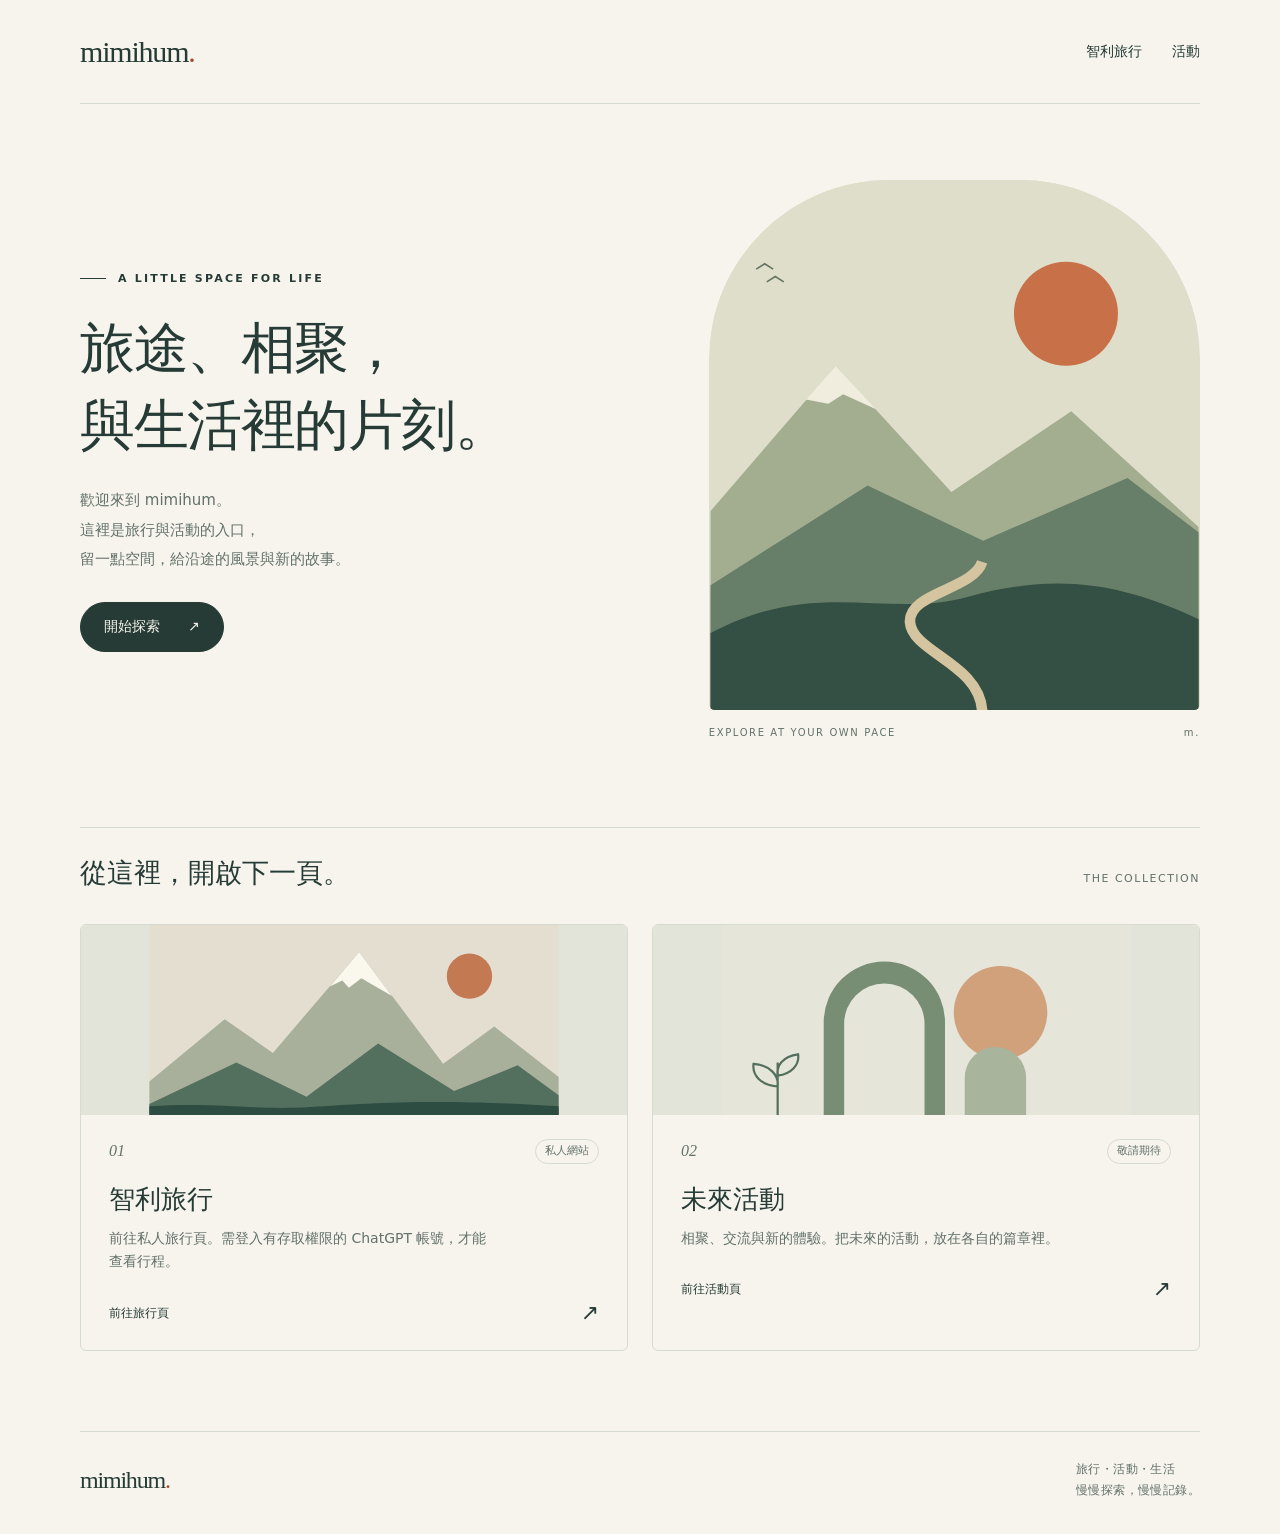
<file: index.html>
<!doctype html>
<html lang="zh-Hant">
<head>
<meta charset="utf-8">
<meta name="viewport" content="width=device-width, initial-scale=1">
<meta name="theme-color" content="#f6f4ed">
<meta name="description" content="mimihum 個人網站。從這裡探索智利旅行與未來活動。">
<title>mimihum｜旅行、活動與生活</title>
<link rel="icon" type="image/svg+xml" href="favicon.svg">
<link rel="stylesheet" href="styles.css">
</head>
<body>
<a class="skip" href="#main">跳到主要內容</a>
<div class="wrap">
<header class="site-header">
<a class="brand" href="./" aria-label="mimihum 首頁">mimihum<span class="brand-dot">.</span></a>
<nav class="nav" aria-label="主要導覽">
<a href="chile-2026/">智利旅行</a>
<a href="activities/">活動</a>
</nav>
</header>
<main id="main">
<section class="hero" aria-labelledby="welcome">
<div>
<div class="eyebrow">A little space for life</div>
<h1 id="welcome">旅途、相聚，<br>與生活裡的片刻。</h1>
<p>歡迎來到 mimihum。<br>這裡是旅行與活動的入口，<br>留一點空間，給沿途的風景與新的故事。</p>
<a class="button solid" href="#explore">開始探索 <span aria-hidden="true">↗</span></a>
</div>
<div class="hero-art"><div class="landscape"><svg viewBox="0 0 460 500" aria-hidden="true" focusable="false" xmlns="http://www.w3.org/2000/svg"><rect width="460" height="500" fill="#dedecb"/><circle cx="335" cy="126" r="49" fill="#c87148"/><path d="M0 312 118 175 227 294 340 218 460 327V500H0Z" fill="#a3ae91"/><path d="m90 207 28-32 38 41-31-14-14 9Z" fill="#f0eddf"/><path d="M0 382 148 288 257 340 393 281 460 332V500H0Z" fill="#677e68"/><path d="M0 427C100 374 164 414 242 393s137-17 218 21v86H0Z" fill="#344f44"/><path d="M256 500c-3-44-66-55-68-83s60-31 68-57" fill="none" stroke="#d4c49f" stroke-width="10"/><path d="m43 84 8-5 8 5m-6 12 8-5 8 5" stroke="#667360" stroke-width="1.5" fill="none"/></svg></div><div class="art-caption"><span>EXPLORE AT YOUR OWN PACE</span><span>m.</span></div></div>
</section>
<section class="section" id="explore" aria-labelledby="explore-title">
<div class="section-head"><h2 id="explore-title">從這裡，開啟下一頁。</h2><span>THE COLLECTION</span></div>
<div class="cards">
<a class="card" href="chile-2026/">
<div class="card-art"><svg viewBox="0 0 560 260" aria-hidden="true" focusable="false" xmlns="http://www.w3.org/2000/svg"><rect width="560" height="260" fill="#e4ded0"/><circle cx="438" cy="70" r="31" fill="#c37952"/><path d="m0 214 103-85 66 46L287 37l115 153 70-51 88 69v52H0Z" fill="#a8b09c"/><path d="m247 84 40-47 45 60-42-24-17 13-9-10Z" fill="#faf7ed"/><path d="m0 245 119-57 96 47 98-73 104 65 87-35 56 41v27H0Z" fill="#536f5e"/><path d="M0 248c99-6 141 6 221 1s168-12 339-1v12H0Z" fill="#2d4d42"/></svg></div>
<div class="card-copy"><div class="card-top"><span class="card-number">01</span><span class="tag">私人網站</span></div><h3>智利旅行</h3><p>前往私人旅行頁。需登入有存取權限的 ChatGPT 帳號，才能查看行程。</p><div class="card-bottom"><span>前往旅行頁</span><span class="arrow" aria-hidden="true">↗</span></div></div>
</a>
<a class="card" href="activities/">
<div class="card-art"><svg viewBox="0 0 560 260" aria-hidden="true" focusable="false" xmlns="http://www.w3.org/2000/svg"><rect width="560" height="260" fill="#e5e5d9"/><circle cx="382" cy="120" r="64" fill="#d0a17a"/><path d="M140 260V133a83 83 0 0 1 166 0v127Z" fill="#778d74"/><path d="M168 260V135a55 55 0 0 1 110 0v125Z" fill="#e5e5d9"/><path d="M333 260v-51a42 42 0 0 1 84 0v51Z" fill="#a8b49b"/><path d="M77 260v-72m0 33c-24-2-35-16-33-31 23 2 35 16 33 31m0-15c19-2 30-15 28-29-21 3-30 15-28 29" fill="none" stroke="#536f5e" stroke-width="3"/></svg></div>
<div class="card-copy"><div class="card-top"><span class="card-number">02</span><span class="tag">敬請期待</span></div><h3>未來活動</h3><p>相聚、交流與新的體驗。把未來的活動，放在各自的篇章裡。</p><div class="card-bottom"><span>前往活動頁</span><span class="arrow" aria-hidden="true">↗</span></div></div>
</a>
</div>
</section>
</main>
<footer class="site-footer"><a class="brand" href="./" aria-label="回到 mimihum 首頁">mimihum<span class="brand-dot">.</span></a><div class="footer-note">旅行・活動・生活<br>慢慢探索，慢慢記錄。</div></footer>
</div>
</body>
</html>
</file>
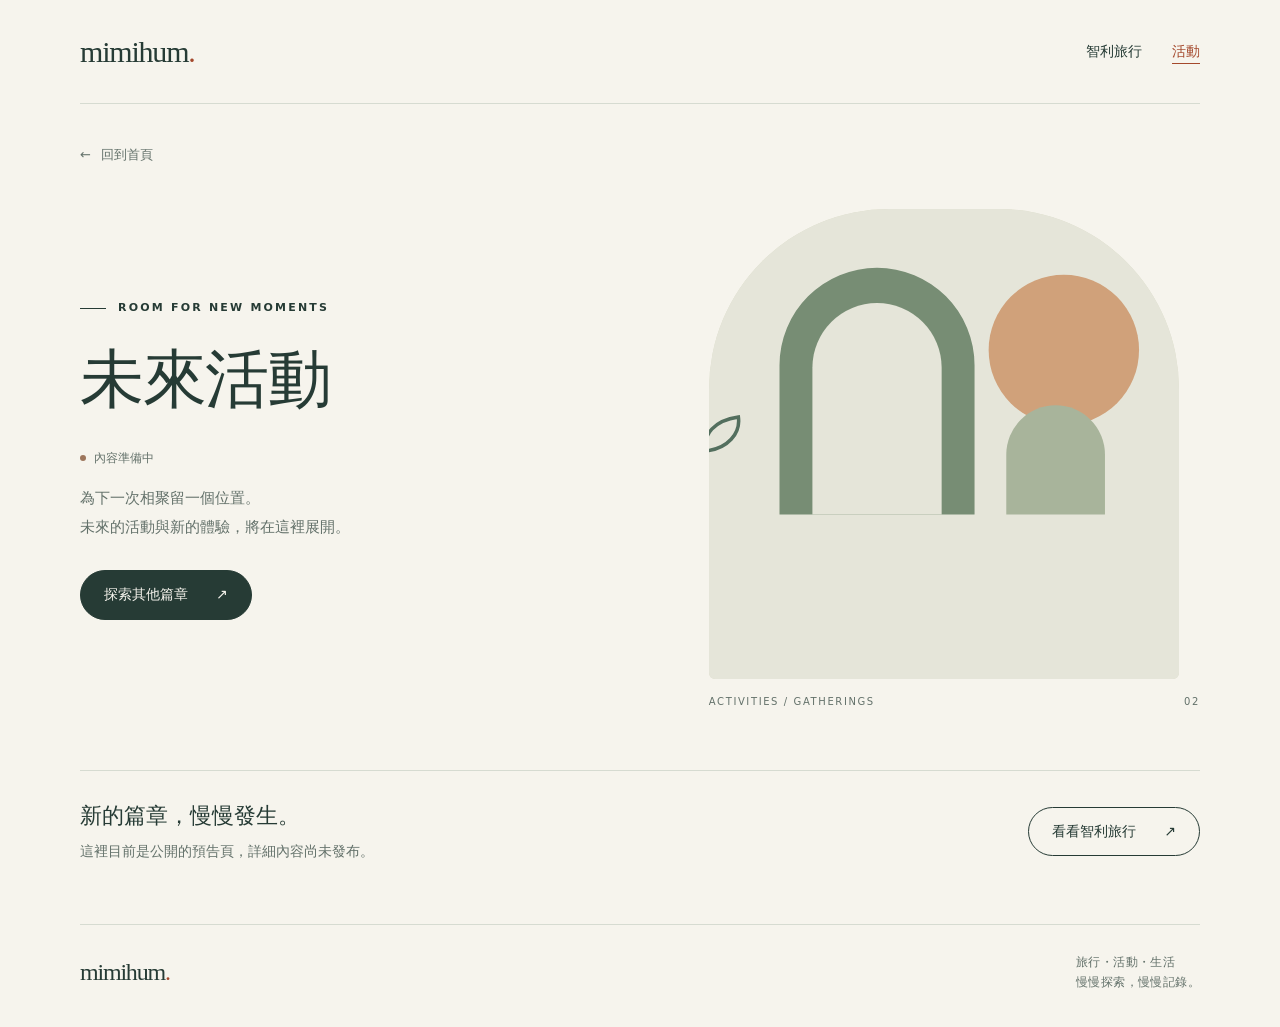
<file: activities/index.html>
<!doctype html>
<html lang="zh-Hant">
<head>
<meta charset="utf-8">
<meta name="viewport" content="width=device-width, initial-scale=1">
<meta name="theme-color" content="#f6f4ed">
<meta name="description" content="mimihum 活動專頁，內容準備中。">
<title>未來活動｜mimihum</title>
<link rel="icon" type="image/svg+xml" href="../favicon.svg">
<link rel="stylesheet" href="../styles.css">
</head>
<body>
<a class="skip" href="#main">跳到主要內容</a>
<div class="wrap">
<header class="site-header">
<a class="brand" href="../" aria-label="mimihum 首頁">mimihum<span class="brand-dot">.</span></a>
<nav class="nav" aria-label="主要導覽">
<a href="../chile-2026/">智利旅行</a>
<a href="../activities/" aria-current="page">活動</a>
</nav>
</header>
<main id="main">
<a class="back" href="../"><span aria-hidden="true">←</span> 回到首頁</a>
<section class="hero detail" aria-labelledby="page-title">
<div><div class="eyebrow">Room for new moments</div><h1 id="page-title">未來活動</h1><div class="status">內容準備中</div><p>為下一次相聚留一個位置。<br>未來的活動與新的體驗，將在這裡展開。</p><a class="button solid" href="../">探索其他篇章 <span aria-hidden="true">↗</span></a></div>
<div class="hero-art"><div class="landscape"><svg viewBox="80 0 400 400" aria-hidden="true" focusable="false" xmlns="http://www.w3.org/2000/svg"><rect width="560" height="400" fill="#e5e5d9"/><circle cx="382" cy="120" r="64" fill="#d0a17a"/><path d="M140 260V133a83 83 0 0 1 166 0v127Z" fill="#778d74"/><path d="M168 260V135a55 55 0 0 1 110 0v125Z" fill="#e5e5d9"/><path d="M333 260v-51a42 42 0 0 1 84 0v51Z" fill="#a8b49b"/><path d="M77 260v-72m0 33c-24-2-35-16-33-31 23 2 35 16 33 31m0-15c19-2 30-15 28-29-21 3-30 15-28 29" fill="none" stroke="#536f5e" stroke-width="3"/></svg></div><div class="art-caption"><span>ACTIVITIES / GATHERINGS</span><span>02</span></div></div>
</section>
<section class="note" aria-labelledby="next-title"><div><h2 id="next-title">新的篇章，慢慢發生。</h2><p>這裡目前是公開的預告頁，詳細內容尚未發布。</p></div><a class="button" href="../chile-2026/">看看智利旅行 <span aria-hidden="true">↗</span></a></section>
</main>
<footer class="site-footer"><a class="brand" href="../" aria-label="回到 mimihum 首頁">mimihum<span class="brand-dot">.</span></a><div class="footer-note">旅行・活動・生活<br>慢慢探索，慢慢記錄。</div></footer>
</div>
</body>
</html>
</file>
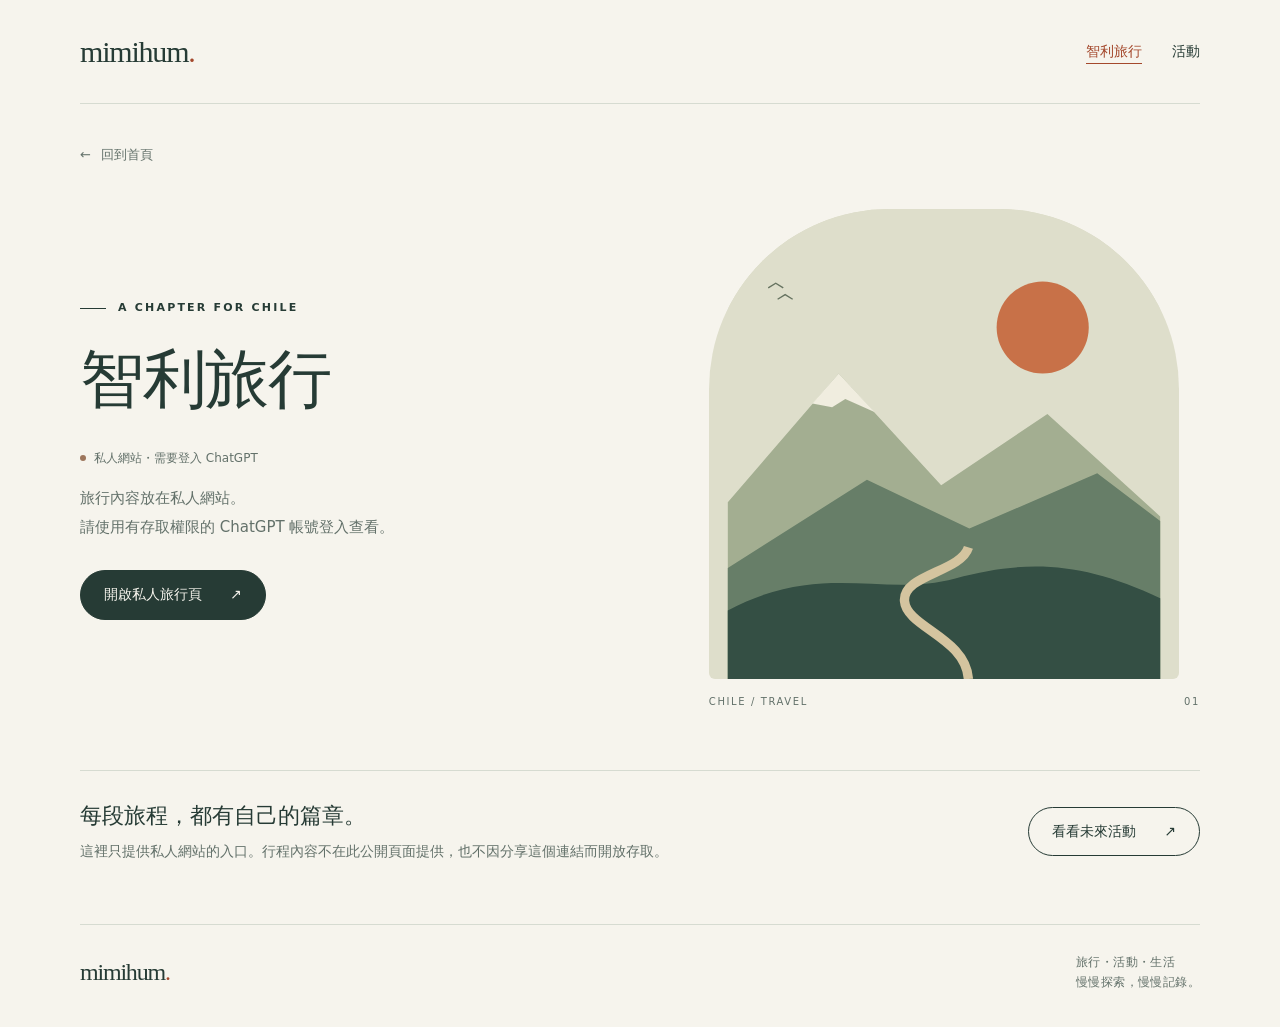
<file: chile-2026/index.html>
<!doctype html>
<html lang="zh-Hant">
<head>
<meta charset="utf-8">
<meta name="viewport" content="width=device-width, initial-scale=1">
<meta name="theme-color" content="#f6f4ed">
<meta name="description" content="智利旅行的私人網站入口。需登入有存取權限的 ChatGPT 帳號；此公開頁面不含行程內容。">
<title>智利旅行｜mimihum</title>
<link rel="icon" type="image/svg+xml" href="../favicon.svg">
<link rel="stylesheet" href="../styles.css">
</head>
<body>
<a class="skip" href="#main">跳到主要內容</a>
<div class="wrap">
<header class="site-header">
<a class="brand" href="../" aria-label="mimihum 首頁">mimihum<span class="brand-dot">.</span></a>
<nav class="nav" aria-label="主要導覽">
<a href="../chile-2026/" aria-current="page">智利旅行</a>
<a href="../activities/">活動</a>
</nav>
</header>
<main id="main">
<a class="back" href="../"><span aria-hidden="true">←</span> 回到首頁</a>
<section class="hero detail" aria-labelledby="page-title">
<div><div class="eyebrow">A chapter for Chile</div><h1 id="page-title">智利旅行</h1><div class="status">私人網站・需要登入 ChatGPT</div><p>旅行內容放在私人網站。<br>請使用有存取權限的 ChatGPT 帳號登入查看。</p><a class="button solid" href="https://patagonia-pocket-guide.tunedrhea8.chatgpt.site">開啟私人旅行頁 <span aria-hidden="true">↗</span></a></div>
<div class="hero-art"><div class="landscape"><svg viewBox="0 0 460 500" aria-hidden="true" focusable="false" xmlns="http://www.w3.org/2000/svg"><rect width="460" height="500" fill="#dedecb"/><circle cx="335" cy="126" r="49" fill="#c87148"/><path d="M0 312 118 175 227 294 340 218 460 327V500H0Z" fill="#a3ae91"/><path d="m90 207 28-32 38 41-31-14-14 9Z" fill="#f0eddf"/><path d="M0 382 148 288 257 340 393 281 460 332V500H0Z" fill="#677e68"/><path d="M0 427C100 374 164 414 242 393s137-17 218 21v86H0Z" fill="#344f44"/><path d="M256 500c-3-44-66-55-68-83s60-31 68-57" fill="none" stroke="#d4c49f" stroke-width="10"/><path d="m43 84 8-5 8 5m-6 12 8-5 8 5" stroke="#667360" stroke-width="1.5" fill="none"/></svg></div><div class="art-caption"><span>CHILE / TRAVEL</span><span>01</span></div></div>
</section>
<section class="note" aria-labelledby="next-title"><div><h2 id="next-title">每段旅程，都有自己的篇章。</h2><p>這裡只提供私人網站的入口。行程內容不在此公開頁面提供，也不因分享這個連結而開放存取。</p></div><a class="button" href="../activities/">看看未來活動 <span aria-hidden="true">↗</span></a></section>
</main>
<footer class="site-footer"><a class="brand" href="../" aria-label="回到 mimihum 首頁">mimihum<span class="brand-dot">.</span></a><div class="footer-note">旅行・活動・生活<br>慢慢探索，慢慢記錄。</div></footer>
</div>
</body>
</html>
</file>
<file: styles.css>
:root{color-scheme:light;--paper:#f6f4ed;--ink:#263b35;--muted:#63716a;--line:#d6dbd1;--accent:#a4482c;--serif:Georgia,"Noto Serif TC","Songti TC",serif;--sans:system-ui,-apple-system,"PingFang TC","Microsoft JhengHei",sans-serif}
*{box-sizing:border-box}html{scroll-behavior:smooth}body{margin:0;background:var(--paper);color:var(--ink);font-family:var(--sans);line-height:1.7;-webkit-font-smoothing:antialiased}a{color:inherit;text-decoration:none}a:focus-visible{outline:3px solid var(--accent);outline-offset:6px}svg{display:block;width:100%;height:auto}::selection{background:#dce3cd;color:var(--ink)}.wrap{width:min(1120px,calc(100% - 64px));margin-inline:auto}.skip{position:absolute;top:-100px;left:16px;padding:12px 20px;background:var(--ink);color:white;z-index:10}.skip:focus{top:12px}.site-header{display:flex;align-items:center;justify-content:space-between;gap:24px;min-height:104px;border-bottom:1px solid var(--line)}.brand{font:500 30px/1 var(--serif);letter-spacing:-1.2px}.brand-dot{color:var(--accent)}.nav{display:flex;gap:30px;align-items:center;font-size:14px}.nav a{padding-block:10px}.nav a:hover,.nav a[aria-current=page]{color:var(--accent)}.nav a[aria-current=page]{text-decoration:underline;text-underline-offset:7px}.eyebrow{display:flex;align-items:center;gap:12px;font-size:11px;font-weight:600;letter-spacing:2.2px;text-transform:uppercase}.eyebrow:before{content:"";width:26px;height:1px;background:currentColor}.hero{display:grid;grid-template-columns:1.15fr 1fr;gap:64px;align-items:center;padding:76px 0 86px}.hero h1{font:400 clamp(38px,4.3vw,58px)/1.4 var(--serif);letter-spacing:-1.5px;margin:22px 0}.hero p{max-width:400px;color:var(--muted);font-size:15px;line-height:1.95;margin:0 0 28px}.button{display:inline-flex;align-items:center;justify-content:center;gap:28px;border:1px solid var(--ink);border-radius:999px;padding:12px 23px;font-size:14px;transition:background .2s,color .2s}.button:hover{background:var(--ink);color:var(--paper)}.button.solid{background:var(--ink);color:var(--paper)}.button.solid:hover{background:#40584d}.landscape{overflow:hidden;position:relative;border-radius:180px 180px 6px 6px;background:#dedecb;aspect-ratio:1/1.08}.landscape svg{width:100%;height:100%;object-fit:cover}.art-caption{margin-top:14px;display:flex;justify-content:space-between;font-size:10px;letter-spacing:1.6px;color:var(--muted)}.section{padding:0 0 80px}.section-head{display:flex;justify-content:space-between;gap:24px;align-items:baseline;border-top:1px solid var(--line);padding-top:25px;margin-bottom:30px}.section-head h2{font:400 27px/1.5 var(--serif);margin:0}.section-head span{font-size:11px;letter-spacing:1.5px;color:var(--muted)}.cards{display:grid;grid-template-columns:1fr 1fr;gap:24px}.card{display:flex;min-width:0;flex-direction:column;border:1px solid var(--line);border-radius:6px;overflow:hidden;transition:transform .2s,border-color .2s}.card:hover{transform:translateY(-4px);border-color:#7d9182}.card-art{height:190px;overflow:hidden;background:#e2e4d9}.card-art svg{height:100%;width:100%;object-fit:cover}.card-copy{padding:24px 28px 26px}.card-top{display:flex;justify-content:space-between;gap:20px;align-items:center}.card-number{font:italic 16px/1 var(--serif);color:var(--muted)}.tag{font-size:11px;border:1px solid var(--line);padding:2px 9px;border-radius:999px;color:var(--muted)}.card h3{font:400 26px/1.5 var(--serif);margin:16px 0 8px}.card p{color:var(--muted);font-size:14px;margin:0;max-width:380px}.card-bottom{display:flex;align-items:center;justify-content:space-between;margin-top:28px;font-size:12px}.arrow{font-size:22px;line-height:1}.site-footer{display:flex;justify-content:space-between;align-items:center;gap:24px;border-top:1px solid var(--line);padding:27px 0 34px;color:var(--muted);font-size:12px}.site-footer .brand{font-size:24px;color:var(--ink)}.footer-note{letter-spacing:.4px}.back{display:inline-flex;gap:10px;align-items:center;font-size:13px;color:var(--muted);margin-top:32px;padding:8px 0}.back:hover{color:var(--accent)}.detail{padding-top:35px;padding-bottom:60px}.detail h1{font-size:clamp(44px,5vw,68px);line-height:1.25}.detail .landscape{aspect-ratio:1/1;max-height:470px}.status{display:inline-flex;align-items:center;gap:8px;font-size:12px;color:var(--muted);margin:0 0 16px}.status:before{content:"";width:6px;height:6px;border-radius:50%;background:#9d765c}.note{display:flex;justify-content:space-between;align-items:center;gap:30px;border-top:1px solid var(--line);padding:28px 0 60px}.note h2{font:400 22px/1.5 var(--serif);margin:0 0 8px}.note p{font-size:14px;color:var(--muted);margin:0}.note .button{flex-shrink:0}
@media(max-width:800px){.wrap{width:min(100% - 40px,620px)}.site-header{min-height:88px}.nav{gap:20px}.hero{grid-template-columns:1fr;gap:36px;padding:50px 0 58px}.hero h1{font-size:43px;letter-spacing:-1px}.hero p{max-width:460px}.hero-art{width:100%;max-width:440px;margin-inline:auto}.landscape{aspect-ratio:1.15/1;border-radius:200px 200px 6px 6px}.cards{gap:18px}.card-copy{padding:20px}.card-art{height:155px}.section{padding-bottom:55px}.detail{padding-top:26px}.detail .landscape{aspect-ratio:1.15/1}.note{align-items:flex-start;flex-direction:column;padding-bottom:45px}}
@media(max-width:520px){.wrap{width:calc(100% - 36px)}.site-header{gap:16px;min-height:84px}.brand{font-size:27px}.nav{gap:16px;font-size:13px}.hero h1{font-size:36px;line-height:1.5}.hero{padding-top:38px}.eyebrow{font-size:10px;letter-spacing:1.7px}.cards{grid-template-columns:1fr;gap:22px}.card-art{height:180px}.section-head{align-items:flex-start;gap:12px}.section-head h2{font-size:23px}.section-head span{font-size:9px;margin-top:7px}.site-footer{align-items:flex-start;gap:15px}.footer-note{text-align:right;font-size:11px}.detail h1{font-size:45px}.card-copy{padding:22px}.hero-art{max-width:350px}}
@media(prefers-reduced-motion:reduce){html{scroll-behavior:auto}*,*:before,*:after{transition:none!important}}
</file>
